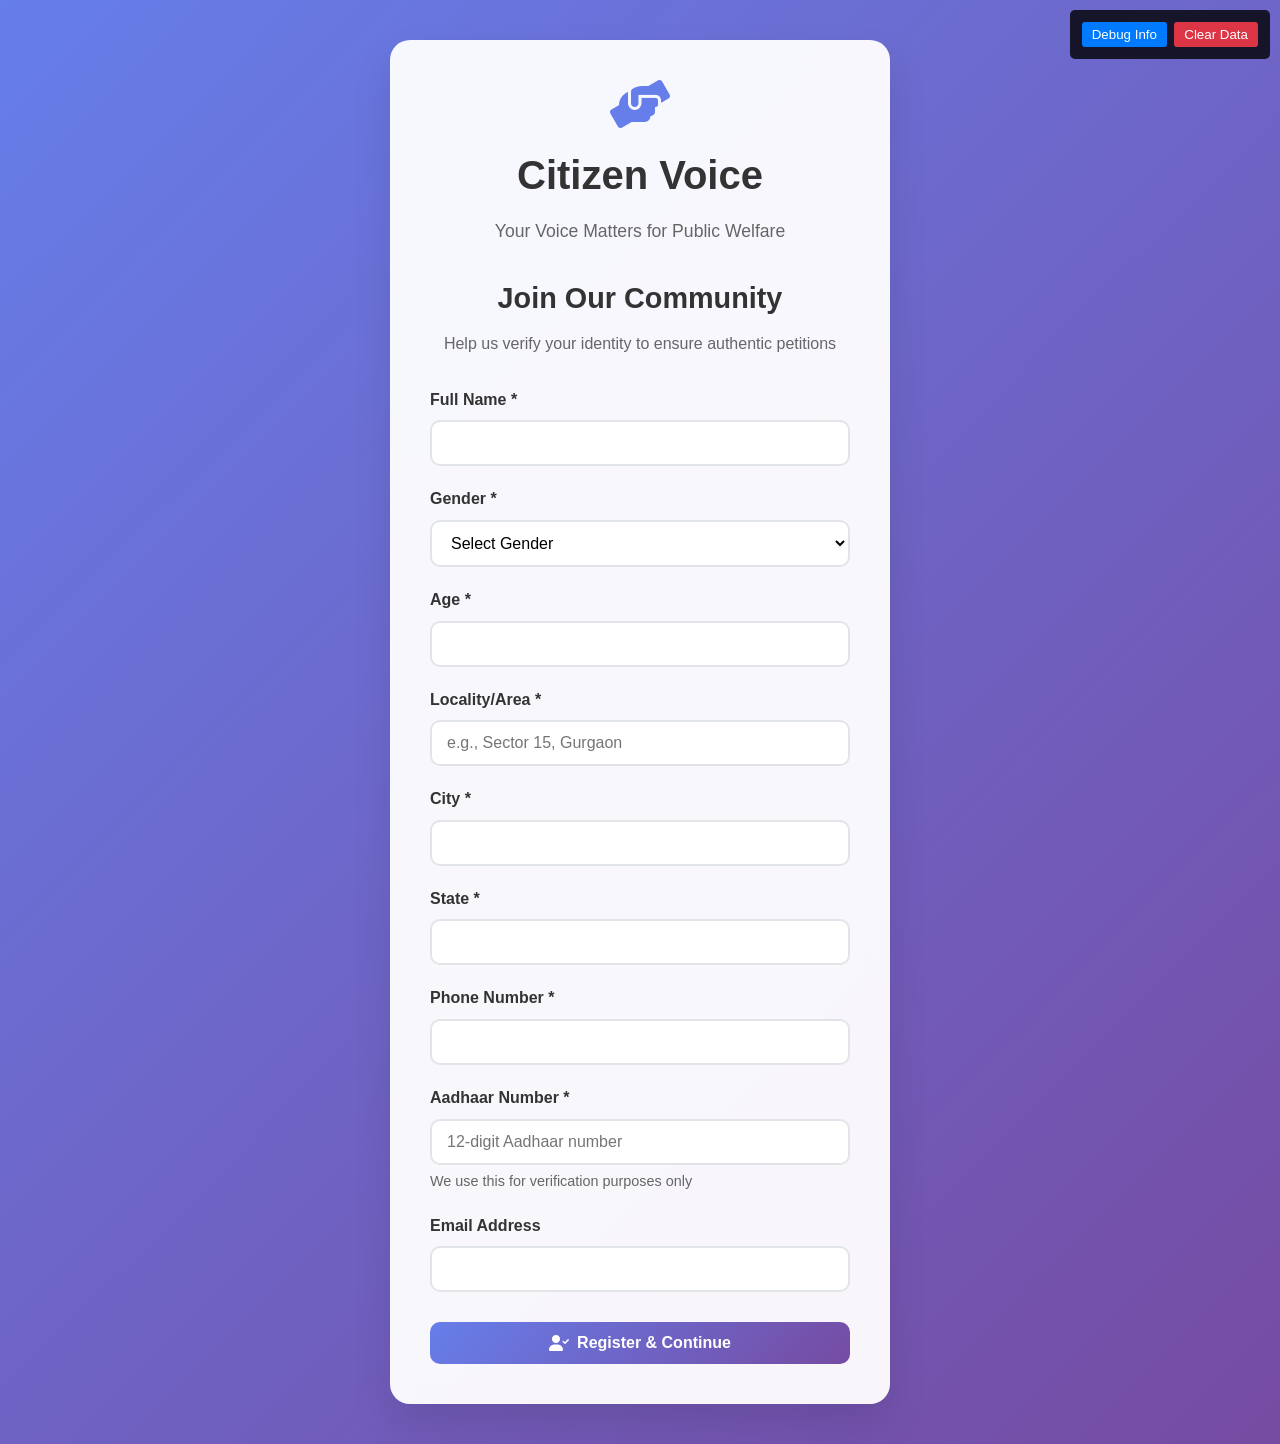
<file: app.html>
<!DOCTYPE html>
<html lang="en">
<head>
    <meta charset="UTF-8">
    <meta name="viewport" content="width=device-width, initial-scale=1.0">
    <title>Public Welfare Petition App - Fixed Version</title>
    <link rel="stylesheet" href="styles.css">
    <link href="https://cdnjs.cloudflare.com/ajax/libs/font-awesome/6.0.0/css/all.min.css" rel="stylesheet">
</head>
<body>
    <!-- Welcome/Registration Page -->
    <div id="welcomePage" class="page active">
        <div class="container">
            <div class="welcome-card">
                <div class="logo">
                    <i class="fas fa-hands-helping"></i>
                    <h1>Citizen Voice</h1>
                    <p>Your Voice Matters for Public Welfare</p>
                </div>
                
                <form id="registrationForm" class="registration-form">
                    <h2>Join Our Community</h2>
                    <p>Help us verify your identity to ensure authentic petitions</p>
                    
                    <div class="form-group">
                        <label for="fullName">Full Name *</label>
                        <input type="text" id="fullName" name="fullName" required>
                    </div>
                    
                    <div class="form-group">
                        <label for="gender">Gender *</label>
                        <select id="gender" name="gender" required>
                            <option value="">Select Gender</option>
                            <option value="male">Male</option>
                            <option value="female">Female</option>
                            <option value="other">Other</option>
                        </select>
                    </div>
                    
                    <div class="form-group">
                        <label for="age">Age *</label>
                        <input type="number" id="age" name="age" min="18" max="100" required>
                    </div>
                    
                    <div class="form-group">
                        <label for="locality">Locality/Area *</label>
                        <input type="text" id="locality" name="locality" placeholder="e.g., Sector 15, Gurgaon" required>
                    </div>
                    
                    <div class="form-group">
                        <label for="city">City *</label>
                        <input type="text" id="city" name="city" required>
                    </div>
                    
                    <div class="form-group">
                        <label for="state">State *</label>
                        <input type="text" id="state" name="state" required>
                    </div>
                    
                    <div class="form-group">
                        <label for="phone">Phone Number *</label>
                        <input type="tel" id="phone" name="phone" pattern="[0-9]{10}" required>
                    </div>
                    
                    <div class="form-group">
                        <label for="aadhaar">Aadhaar Number *</label>
                        <input type="text" id="aadhaar" name="aadhaar" pattern="[0-9]{12}" placeholder="12-digit Aadhaar number" required>
                        <small>We use this for verification purposes only</small>
                    </div>
                    
                    <div class="form-group">
                        <label for="email">Email Address</label>
                        <input type="email" id="email" name="email">
                    </div>
                    
                    <button type="submit" class="btn-primary">
                        <i class="fas fa-user-check"></i>
                        Register & Continue
                    </button>
                </form>
            </div>
        </div>
    </div>

    <!-- Login Page -->
    <div id="loginPage" class="page">
        <div class="container">
            <div class="login-card">
                <div class="logo">
                    <i class="fas fa-hands-helping"></i>
                    <h1>Welcome Back</h1>
                </div>
                
                <form id="loginForm" class="login-form">
                    <h2>Login with Aadhaar</h2>
                    <p>Verify your identity to access your petitions</p>
                    
                    <div class="form-group">
                        <label for="loginAadhaar">Aadhaar Number *</label>
                        <input type="text" id="loginAadhaar" name="aadhaar" pattern="[0-9]{12}" placeholder="12-digit Aadhaar number" required>
                    </div>
                    
                    <div class="form-group">
                        <label for="otp">OTP *</label>
                        <input type="text" id="otp" name="otp" pattern="[0-9]{6}" placeholder="6-digit OTP" required>
                        <button type="button" id="sendOtpBtn" class="btn-secondary">Send OTP</button>
                    </div>
                    
                    <button type="submit" class="btn-primary">
                        <i class="fas fa-sign-in-alt"></i>
                        Login
                    </button>
                    
                    <div class="login-footer">
                        <p>New user? <a href="#" id="showRegistration">Register here</a></p>
                    </div>
                </form>
            </div>
        </div>
    </div>

    <!-- Home Page -->
    <div id="homePage" class="page">
        <div class="container">
            <header class="app-header">
                <div class="user-info">
                    <i class="fas fa-user-circle"></i>
                    <span id="userName">Welcome, User</span>
                </div>
                <div class="header-actions">
                    <button id="logoutBtn" class="btn-logout">
                        <i class="fas fa-sign-out-alt"></i>
                    </button>
                </div>
            </header>

            <div class="welcome-banner">
                <div class="banner-content">
                    <h2>Your Request Has Been Accepted!</h2>
                    <p>You are now part of our community. Help make your locality better by raising petitions.</p>
                    <button id="createPetitionBtn" class="btn-primary">
                        <i class="fas fa-plus"></i>
                        Post Picture of Issue
                    </button>
                </div>
            </div>

            <nav class="main-nav">
                <button class="nav-btn active" data-section="create">
                    <i class="fas fa-plus-circle"></i>
                    <span>Create Petition</span>
                </button>
                <button class="nav-btn" data-section="my-petitions">
                    <i class="fas fa-list"></i>
                    <span>Your Petitions</span>
                </button>
                <button class="nav-btn" data-section="local-petitions">
                    <i class="fas fa-map-marker-alt"></i>
                    <span>Local Petitions</span>
                </button>
                <button class="nav-btn" data-section="search">
                    <i class="fas fa-search"></i>
                    <span>Search</span>
                </button>
            </nav>

            <!-- Create Petition Section -->
            <section id="createSection" class="content-section active">
                <div class="section-header">
                    <h2>Create New Petition</h2>
                    <p>Report an issue in your area</p>
                </div>
                
                <form id="petitionForm" class="petition-form">
                    <div class="form-group">
                        <label for="petitionTitle">Issue Title *</label>
                        <input type="text" id="petitionTitle" name="title" placeholder="e.g., Pothole on Main Road" required>
                    </div>
                    
                    <div class="form-group">
                        <label for="petitionDescription">Description *</label>
                        <textarea id="petitionDescription" name="description" rows="4" placeholder="Describe the issue in detail..." required></textarea>
                    </div>
                    
                    <div class="form-group">
                        <label for="issueCategory">Category *</label>
                        <select id="issueCategory" name="category" required>
                            <option value="">Select Category</option>
                            <option value="road">Road & Infrastructure</option>
                            <option value="water">Water Supply</option>
                            <option value="electricity">Electricity</option>
                            <option value="sanitation">Sanitation & Garbage</option>
                            <option value="transport">Public Transport</option>
                            <option value="safety">Safety & Security</option>
                            <option value="other">Other</option>
                        </select>
                    </div>
                    
                    <div class="form-group">
                        <label for="location">Location *</label>
                        <input type="text" id="location" name="location" placeholder="Enter exact location" required>
                        <button type="button" id="getLocationBtn" class="btn-secondary">
                            <i class="fas fa-map-marker-alt"></i>
                            Use Current Location
                        </button>
                    </div>
                    
                    <div class="form-group">
                        <label for="photoUpload">Upload Photo *</label>
                        <div class="photo-upload">
                            <input type="file" id="photoUpload" name="photo" accept="image/*" capture="environment" required>
                            <label for="photoUpload" class="upload-btn">
                                <i class="fas fa-camera"></i>
                                <span>Take Photo or Upload</span>
                            </label>
                            <div id="photoPreview" class="photo-preview"></div>
                        </div>
                    </div>
                    
                    <button type="submit" class="btn-primary">
                        <i class="fas fa-paper-plane"></i>
                        Submit Petition
                    </button>
                </form>
            </section>

            <!-- My Petitions Section -->
            <section id="myPetitionsSection" class="content-section">
                <div class="section-header">
                    <h2>Your Petitions</h2>
                    <p>Track the progress of your submitted petitions</p>
                </div>
                
                <div id="myPetitionsList" class="petitions-list">
                    <div class="empty-state">
                        <i class="fas fa-inbox"></i>
                        <p>No petitions created yet</p>
                        <button class="btn-primary" onclick="showSection('create')">Create Your First Petition</button>
                    </div>
                </div>
            </section>

            <!-- Local Petitions Section -->
            <section id="localPetitionsSection" class="content-section">
                <div class="section-header">
                    <h2>Petitions in Your Area</h2>
                    <p>Support local issues in your community</p>
                </div>
                
                <div id="localPetitionsList" class="petitions-list">
                    <div class="petition-card">
                        <div class="petition-header">
                            <h3>Broken Streetlight on Park Road</h3>
                            <span class="petition-id">#PET001</span>
                        </div>
                        <p class="petition-description">Streetlight has been broken for 2 weeks, making the area unsafe at night.</p>
                        <div class="petition-meta">
                            <span class="category">Infrastructure</span>
                            <span class="supporters">45 supporters</span>
                            <span class="status pending">Pending</span>
                        </div>
                        <div class="petition-actions">
                            <button class="btn-secondary">View Details</button>
                            <button class="btn-primary">Support</button>
                        </div>
                    </div>
                    
                    <div class="petition-card">
                        <div class="petition-header">
                            <h3>Garbage Collection Issues</h3>
                            <span class="petition-id">#PET002</span>
                        </div>
                        <p class="petition-description">Irregular garbage collection causing health hazards in Sector 15.</p>
                        <div class="petition-meta">
                            <span class="category">Sanitation</span>
                            <span class="supporters">78 supporters</span>
                            <span class="status in-progress">In Progress</span>
                        </div>
                        <div class="petition-actions">
                            <button class="btn-secondary">View Details</button>
                            <button class="btn-primary">Support</button>
                        </div>
                    </div>
                    
                    <div class="petition-card">
                        <div class="petition-header">
                            <h3>Need for Speed Breakers</h3>
                            <span class="petition-id">#PET003</span>
                        </div>
                        <p class="petition-description">High-speed vehicles near school area need speed breakers for safety.</p>
                        <div class="petition-meta">
                            <span class="category">Safety</span>
                            <span class="supporters">32 supporters</span>
                            <span class="status resolved">Resolved</span>
                        </div>
                        <div class="petition-actions">
                            <button class="btn-secondary">View Details</button>
                            <button class="btn-primary">Support</button>
                        </div>
                    </div>
                </div>
            </section>

            <!-- Search Section -->
            <section id="searchSection" class="content-section">
                <div class="section-header">
                    <h2>Search Petition</h2>
                    <p>Find petitions by ID or keywords</p>
                </div>
                
                <div class="search-form">
                    <div class="form-group">
                        <label for="searchInput">Petition ID or Keywords</label>
                        <input type="text" id="searchInput" placeholder="Enter Petition ID (e.g., #PET001) or search keywords">
                        <button id="searchBtn" class="btn-primary">
                            <i class="fas fa-search"></i>
                            Search
                        </button>
                    </div>
                </div>
                
                <div id="searchResults" class="search-results">
                    <div class="empty-state">
                        <i class="fas fa-search"></i>
                        <p>Enter a Petition ID or keywords to search</p>
                    </div>
                </div>
            </section>
        </div>
    </div>

    <!-- Success Modal -->
    <div id="successModal" class="modal">
        <div class="modal-content">
            <div class="success-icon">
                <i class="fas fa-check-circle"></i>
            </div>
            <h2>Petition Created Successfully!</h2>
            <p>Your petition has been submitted and assigned ID: <strong id="petitionId"></strong></p>
            <p>Share this ID with others to gather support for your cause.</p>
            <button id="closeModal" class="btn-primary">Continue</button>
        </div>
    </div>

    <!-- Debug Panel (for testing) -->
    <div style="position: fixed; top: 10px; right: 10px; z-index: 9999; background: rgba(0,0,0,0.8); color: white; padding: 10px; border-radius: 5px; font-size: 12px;">
        <button onclick="showDebugInfo()" style="background: #007bff; color: white; border: none; padding: 5px 10px; margin: 2px; border-radius: 3px; cursor: pointer;">Debug Info</button>
        <button onclick="clearAllData()" style="background: #dc3545; color: white; border: none; padding: 5px 10px; margin: 2px; border-radius: 3px; cursor: pointer;">Clear Data</button>
    </div>

    <script src="app.js"></script>
</body>
</html>
</file>
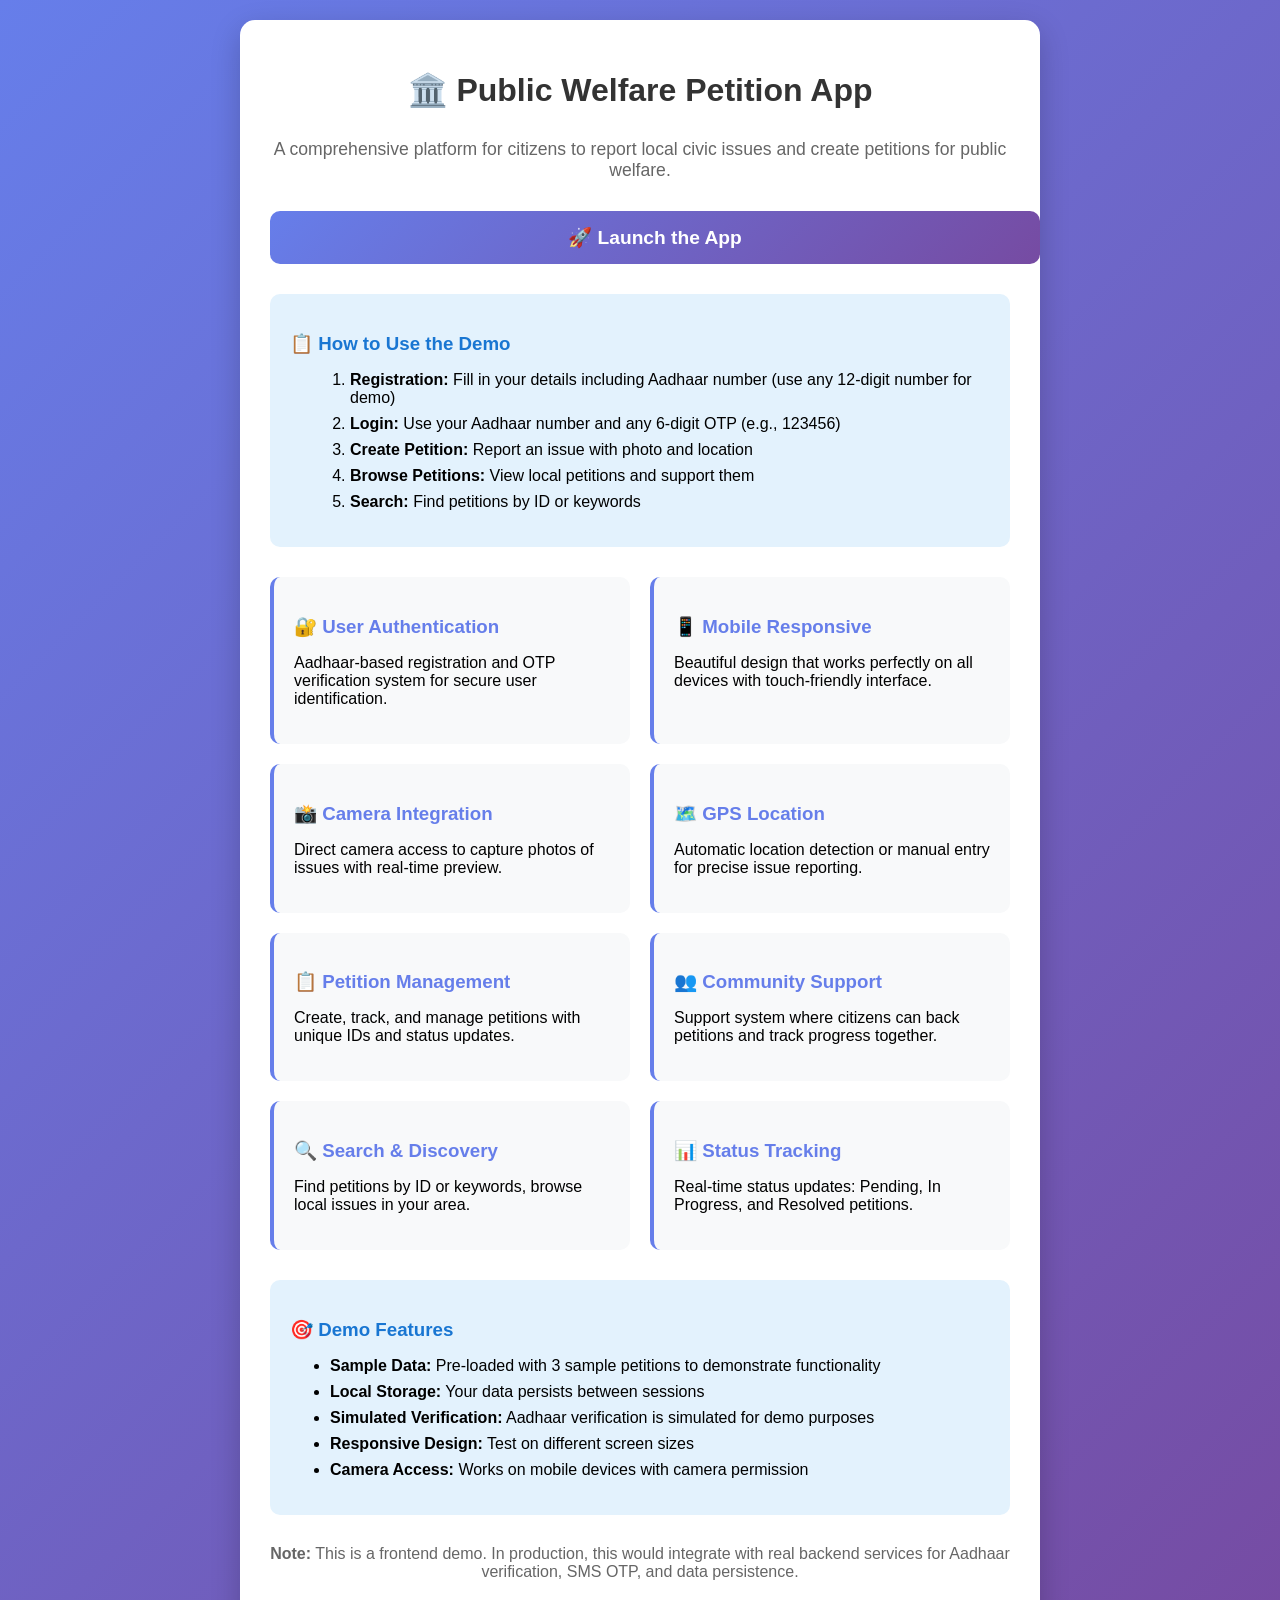
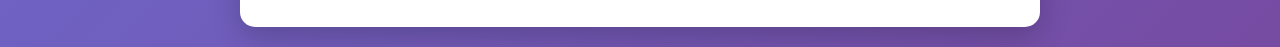
<file: demo.html>
<!DOCTYPE html>
<html lang="en">
<head>
    <meta charset="UTF-8">
    <meta name="viewport" content="width=device-width, initial-scale=1.0">
    <title>Public Welfare Petition App - Demo</title>
    <style>
        body {
            font-family: Arial, sans-serif;
            max-width: 800px;
            margin: 0 auto;
            padding: 20px;
            background: linear-gradient(135deg, #667eea 0%, #764ba2 100%);
            min-height: 100vh;
        }
        .demo-container {
            background: white;
            padding: 30px;
            border-radius: 15px;
            box-shadow: 0 10px 30px rgba(0,0,0,0.2);
        }
        h1 {
            color: #333;
            text-align: center;
            margin-bottom: 30px;
        }
        .feature-list {
            display: grid;
            grid-template-columns: repeat(auto-fit, minmax(250px, 1fr));
            gap: 20px;
            margin: 30px 0;
        }
        .feature {
            background: #f8f9fa;
            padding: 20px;
            border-radius: 10px;
            border-left: 4px solid #667eea;
        }
        .feature h3 {
            color: #667eea;
            margin-bottom: 10px;
        }
        .launch-btn {
            display: block;
            width: 100%;
            background: linear-gradient(135deg, #667eea 0%, #764ba2 100%);
            color: white;
            padding: 15px;
            text-decoration: none;
            border-radius: 10px;
            text-align: center;
            font-weight: bold;
            font-size: 1.2rem;
            margin: 30px 0;
            transition: transform 0.3s ease;
        }
        .launch-btn:hover {
            transform: translateY(-2px);
        }
        .instructions {
            background: #e3f2fd;
            padding: 20px;
            border-radius: 10px;
            margin: 20px 0;
        }
        .instructions h3 {
            color: #1976d2;
            margin-bottom: 15px;
        }
        .instructions ol {
            margin-left: 20px;
        }
        .instructions li {
            margin-bottom: 8px;
        }
    </style>
</head>
<body>
    <div class="demo-container">
        <h1>🏛️ Public Welfare Petition App</h1>
        
        <p style="text-align: center; font-size: 1.1rem; color: #666; margin-bottom: 30px;">
            A comprehensive platform for citizens to report local civic issues and create petitions for public welfare.
        </p>

        <a href="index.html" class="launch-btn">
            🚀 Launch the App
        </a>

        <div class="instructions">
            <h3>📋 How to Use the Demo</h3>
            <ol>
                <li><strong>Registration:</strong> Fill in your details including Aadhaar number (use any 12-digit number for demo)</li>
                <li><strong>Login:</strong> Use your Aadhaar number and any 6-digit OTP (e.g., 123456)</li>
                <li><strong>Create Petition:</strong> Report an issue with photo and location</li>
                <li><strong>Browse Petitions:</strong> View local petitions and support them</li>
                <li><strong>Search:</strong> Find petitions by ID or keywords</li>
            </ol>
        </div>

        <div class="feature-list">
            <div class="feature">
                <h3>🔐 User Authentication</h3>
                <p>Aadhaar-based registration and OTP verification system for secure user identification.</p>
            </div>
            
            <div class="feature">
                <h3>📱 Mobile Responsive</h3>
                <p>Beautiful design that works perfectly on all devices with touch-friendly interface.</p>
            </div>
            
            <div class="feature">
                <h3>📸 Camera Integration</h3>
                <p>Direct camera access to capture photos of issues with real-time preview.</p>
            </div>
            
            <div class="feature">
                <h3>🗺️ GPS Location</h3>
                <p>Automatic location detection or manual entry for precise issue reporting.</p>
            </div>
            
            <div class="feature">
                <h3>📋 Petition Management</h3>
                <p>Create, track, and manage petitions with unique IDs and status updates.</p>
            </div>
            
            <div class="feature">
                <h3>👥 Community Support</h3>
                <p>Support system where citizens can back petitions and track progress together.</p>
            </div>
            
            <div class="feature">
                <h3>🔍 Search & Discovery</h3>
                <p>Find petitions by ID or keywords, browse local issues in your area.</p>
            </div>
            
            <div class="feature">
                <h3>📊 Status Tracking</h3>
                <p>Real-time status updates: Pending, In Progress, and Resolved petitions.</p>
            </div>
        </div>

        <div class="instructions">
            <h3>🎯 Demo Features</h3>
            <ul>
                <li><strong>Sample Data:</strong> Pre-loaded with 3 sample petitions to demonstrate functionality</li>
                <li><strong>Local Storage:</strong> Your data persists between sessions</li>
                <li><strong>Simulated Verification:</strong> Aadhaar verification is simulated for demo purposes</li>
                <li><strong>Responsive Design:</strong> Test on different screen sizes</li>
                <li><strong>Camera Access:</strong> Works on mobile devices with camera permission</li>
            </ul>
        </div>

        <div style="text-align: center; margin-top: 30px; color: #666;">
            <p><strong>Note:</strong> This is a frontend demo. In production, this would integrate with real backend services for Aadhaar verification, SMS OTP, and data persistence.</p>
        </div>
    </div>
</body>
</html>
</file>
<file: styles.css>
/* Reset and Base Styles */
* {
    margin: 0;
    padding: 0;
    box-sizing: border-box;
}

body {
    font-family: 'Segoe UI', Tahoma, Geneva, Verdana, sans-serif;
    line-height: 1.6;
    color: #333;
    background: linear-gradient(135deg, #667eea 0%, #764ba2 100%);
    min-height: 100vh;
    overflow-x: hidden;
}

.container {
    max-width: 1200px;
    margin: 0 auto;
    padding: 20px;
}

/* Page Management */
.page {
    display: none;
    min-height: 100vh;
    animation: fadeIn 0.5s ease-in;
}

.page.active {
    display: block;
}

@keyframes fadeIn {
    from { opacity: 0; transform: translateY(20px); }
    to { opacity: 1; transform: translateY(0); }
}

/* Welcome/Registration Page */
.welcome-card {
    background: rgba(255, 255, 255, 0.95);
    backdrop-filter: blur(10px);
    border-radius: 20px;
    padding: 40px;
    box-shadow: 0 20px 40px rgba(0, 0, 0, 0.1);
    margin: 20px auto;
    max-width: 500px;
}

.logo {
    text-align: center;
    margin-bottom: 30px;
}

.logo i {
    font-size: 3rem;
    color: #667eea;
    margin-bottom: 15px;
}

.logo h1 {
    font-size: 2.5rem;
    color: #333;
    margin-bottom: 10px;
    font-weight: 700;
}

.logo p {
    color: #666;
    font-size: 1.1rem;
}

/* Forms */
.registration-form, .login-form {
    margin-top: 30px;
}

.registration-form h2, .login-form h2 {
    text-align: center;
    color: #333;
    margin-bottom: 10px;
    font-size: 1.8rem;
}

.registration-form p, .login-form p {
    text-align: center;
    color: #666;
    margin-bottom: 30px;
}

.form-group {
    margin-bottom: 20px;
}

.form-group label {
    display: block;
    margin-bottom: 8px;
    font-weight: 600;
    color: #333;
}

.form-group input,
.form-group select,
.form-group textarea {
    width: 100%;
    padding: 12px 15px;
    border: 2px solid #e1e5e9;
    border-radius: 10px;
    font-size: 1rem;
    transition: all 0.3s ease;
    background: #fff;
}

.form-group input:focus,
.form-group select:focus,
.form-group textarea:focus {
    outline: none;
    border-color: #667eea;
    box-shadow: 0 0 0 3px rgba(102, 126, 234, 0.1);
}

.form-group small {
    display: block;
    margin-top: 5px;
    color: #666;
    font-size: 0.9rem;
}

/* Buttons */
.btn-primary, .btn-secondary {
    padding: 12px 24px;
    border: none;
    border-radius: 10px;
    font-size: 1rem;
    font-weight: 600;
    cursor: pointer;
    transition: all 0.3s ease;
    display: inline-flex;
    align-items: center;
    gap: 8px;
    text-decoration: none;
    justify-content: center;
}

.btn-primary {
    background: linear-gradient(135deg, #667eea 0%, #764ba2 100%);
    color: white;
    width: 100%;
    margin-top: 10px;
}

.btn-primary:hover {
    transform: translateY(-2px);
    box-shadow: 0 10px 20px rgba(102, 126, 234, 0.3);
}

.btn-secondary {
    background: #f8f9fa;
    color: #667eea;
    border: 2px solid #667eea;
    margin-top: 10px;
}

.btn-secondary:hover {
    background: #667eea;
    color: white;
}

/* Login Page */
.login-card {
    background: rgba(255, 255, 255, 0.95);
    backdrop-filter: blur(10px);
    border-radius: 20px;
    padding: 40px;
    box-shadow: 0 20px 40px rgba(0, 0, 0, 0.1);
    margin: 20px auto;
    max-width: 400px;
}

.login-footer {
    text-align: center;
    margin-top: 20px;
}

.login-footer a {
    color: #667eea;
    text-decoration: none;
    font-weight: 600;
}

.login-footer a:hover {
    text-decoration: underline;
}

/* Home Page */
.app-header {
    display: flex;
    justify-content: space-between;
    align-items: center;
    background: rgba(255, 255, 255, 0.95);
    backdrop-filter: blur(10px);
    padding: 15px 20px;
    border-radius: 15px;
    margin-bottom: 20px;
    box-shadow: 0 5px 15px rgba(0, 0, 0, 0.1);
}

.user-info {
    display: flex;
    align-items: center;
    gap: 10px;
    font-weight: 600;
    color: #333;
}

.user-info i {
    font-size: 1.5rem;
    color: #667eea;
}

.btn-logout {
    background: #ff4757;
    color: white;
    border: none;
    padding: 8px 12px;
    border-radius: 8px;
    cursor: pointer;
    transition: all 0.3s ease;
}

.btn-logout:hover {
    background: #ff3742;
    transform: translateY(-1px);
}

/* Welcome Banner */
.welcome-banner {
    background: linear-gradient(135deg, #4facfe 0%, #00f2fe 100%);
    border-radius: 20px;
    padding: 30px;
    margin-bottom: 30px;
    text-align: center;
    color: white;
    box-shadow: 0 10px 30px rgba(79, 172, 254, 0.3);
}

.banner-content h2 {
    font-size: 1.8rem;
    margin-bottom: 10px;
    font-weight: 700;
}

.banner-content p {
    margin-bottom: 20px;
    opacity: 0.9;
}

/* Navigation */
.main-nav {
    display: grid;
    grid-template-columns: repeat(auto-fit, minmax(150px, 1fr));
    gap: 15px;
    margin-bottom: 30px;
}

.nav-btn {
    background: rgba(255, 255, 255, 0.95);
    backdrop-filter: blur(10px);
    border: none;
    padding: 15px;
    border-radius: 15px;
    cursor: pointer;
    transition: all 0.3s ease;
    display: flex;
    flex-direction: column;
    align-items: center;
    gap: 8px;
    font-weight: 600;
    color: #333;
    box-shadow: 0 5px 15px rgba(0, 0, 0, 0.1);
}

.nav-btn:hover {
    transform: translateY(-3px);
    box-shadow: 0 10px 25px rgba(0, 0, 0, 0.15);
}

.nav-btn.active {
    background: linear-gradient(135deg, #667eea 0%, #764ba2 100%);
    color: white;
}

.nav-btn i {
    font-size: 1.5rem;
}

/* Content Sections */
.content-section {
    display: none;
    background: rgba(255, 255, 255, 0.95);
    backdrop-filter: blur(10px);
    border-radius: 20px;
    padding: 30px;
    box-shadow: 0 10px 30px rgba(0, 0, 0, 0.1);
}

.content-section.active {
    display: block;
}

.section-header {
    text-align: center;
    margin-bottom: 30px;
}

.section-header h2 {
    color: #333;
    font-size: 1.8rem;
    margin-bottom: 10px;
}

.section-header p {
    color: #666;
}

/* Petition Form */
.petition-form {
    max-width: 600px;
    margin: 0 auto;
}

/* Photo Upload */
.photo-upload {
    position: relative;
}

.photo-upload input[type="file"] {
    display: none;
}

.upload-btn {
    display: flex;
    flex-direction: column;
    align-items: center;
    justify-content: center;
    padding: 30px;
    border: 2px dashed #667eea;
    border-radius: 15px;
    cursor: pointer;
    transition: all 0.3s ease;
    background: #f8f9ff;
    color: #667eea;
    font-weight: 600;
}

.upload-btn:hover {
    background: #667eea;
    color: white;
    border-color: #667eea;
}

.upload-btn i {
    font-size: 2rem;
    margin-bottom: 10px;
}

.photo-preview {
    margin-top: 15px;
    text-align: center;
}

.photo-preview img {
    max-width: 100%;
    max-height: 200px;
    border-radius: 10px;
    box-shadow: 0 5px 15px rgba(0, 0, 0, 0.1);
}

/* Petitions List */
.petitions-list {
    display: grid;
    gap: 20px;
}

.petition-card {
    background: #f8f9fa;
    border-radius: 15px;
    padding: 20px;
    border-left: 4px solid #667eea;
    transition: all 0.3s ease;
}

.petition-card:hover {
    transform: translateY(-2px);
    box-shadow: 0 10px 25px rgba(0, 0, 0, 0.1);
}

.petition-header {
    display: flex;
    justify-content: space-between;
    align-items: flex-start;
    margin-bottom: 15px;
}

.petition-header h3 {
    color: #333;
    font-size: 1.2rem;
    margin-bottom: 5px;
}

.petition-id {
    background: #667eea;
    color: white;
    padding: 4px 8px;
    border-radius: 6px;
    font-size: 0.8rem;
    font-weight: 600;
}

.petition-description {
    color: #666;
    margin-bottom: 15px;
    line-height: 1.5;
}

.petition-meta {
    display: flex;
    flex-wrap: wrap;
    gap: 10px;
    margin-bottom: 15px;
}

.petition-meta span {
    padding: 4px 8px;
    border-radius: 6px;
    font-size: 0.9rem;
    font-weight: 500;
}

.category {
    background: #e3f2fd;
    color: #1976d2;
}

.supporters {
    background: #f3e5f5;
    color: #7b1fa2;
}

.status {
    font-weight: 600;
}

.status.pending {
    background: #fff3e0;
    color: #f57c00;
}

.status.in-progress {
    background: #e8f5e8;
    color: #2e7d32;
}

.status.resolved {
    background: #e8f5e8;
    color: #388e3c;
}

.petition-details {
    margin: 10px 0;
    padding: 8px 0;
    border-top: 1px solid #eee;
    display: flex;
    flex-wrap: wrap;
    gap: 10px;
}

.petition-actions {
    display: flex;
    gap: 10px;
    flex-wrap: wrap;
}

.petition-actions .btn-primary,
.petition-actions .btn-secondary {
    width: auto;
    margin: 0;
    padding: 8px 16px;
    font-size: 0.9rem;
}

/* Search Form */
.search-form {
    max-width: 500px;
    margin: 0 auto 30px;
}

.search-form .form-group {
    display: flex;
    gap: 10px;
    align-items: end;
}

.search-form input {
    flex: 1;
}

.search-form button {
    width: auto;
    margin: 0;
    padding: 12px 20px;
}

/* Search Results */
.search-results {
    min-height: 200px;
}

/* Empty State */
.empty-state {
    text-align: center;
    padding: 40px 20px;
    color: #666;
}

.empty-state i {
    font-size: 3rem;
    color: #ccc;
    margin-bottom: 20px;
}

.empty-state p {
    margin-bottom: 20px;
    font-size: 1.1rem;
}

/* Modal */
.modal {
    display: none;
    position: fixed;
    top: 0;
    left: 0;
    width: 100%;
    height: 100%;
    background: rgba(0, 0, 0, 0.5);
    backdrop-filter: blur(5px);
    z-index: 1000;
    animation: fadeIn 0.3s ease;
}

.modal.active {
    display: flex;
    align-items: center;
    justify-content: center;
}

.modal-content {
    background: white;
    border-radius: 20px;
    padding: 40px;
    max-width: 400px;
    width: 90%;
    text-align: center;
    box-shadow: 0 20px 40px rgba(0, 0, 0, 0.2);
    animation: slideUp 0.3s ease;
}

@keyframes slideUp {
    from { transform: translateY(50px); opacity: 0; }
    to { transform: translateY(0); opacity: 1; }
}

.success-icon {
    margin-bottom: 20px;
}

.success-icon i {
    font-size: 4rem;
    color: #4caf50;
}

.modal-content h2 {
    color: #333;
    margin-bottom: 15px;
    font-size: 1.5rem;
}

.modal-content p {
    color: #666;
    margin-bottom: 15px;
    line-height: 1.5;
}

/* Mobile Responsiveness */
@media (max-width: 768px) {
    .container {
        padding: 15px;
    }
    
    .welcome-card, .login-card {
        padding: 25px;
        margin: 10px;
    }
    
    .logo h1 {
        font-size: 2rem;
    }
    
    .main-nav {
        grid-template-columns: repeat(2, 1fr);
        gap: 10px;
    }
    
    .nav-btn {
        padding: 12px;
        font-size: 0.9rem;
    }
    
    .nav-btn span {
        font-size: 0.8rem;
    }
    
    .content-section {
        padding: 20px;
    }
    
    .app-header {
        padding: 12px 15px;
    }
    
    .user-info span {
        display: none;
    }
    
    .petition-header {
        flex-direction: column;
        gap: 10px;
    }
    
    .petition-meta {
        flex-direction: column;
        gap: 5px;
    }
    
    .petition-actions {
        flex-direction: column;
    }
    
    .search-form .form-group {
        flex-direction: column;
        gap: 10px;
    }
    
    .search-form button {
        width: 100%;
    }
    
    .modal-content {
        padding: 25px;
        margin: 20px;
    }
}

@media (max-width: 480px) {
    .main-nav {
        grid-template-columns: 1fr;
    }
    
    .nav-btn {
        flex-direction: row;
        justify-content: flex-start;
        text-align: left;
    }
    
    .nav-btn i {
        margin-right: 10px;
    }
    
    .welcome-banner {
        padding: 20px;
    }
    
    .banner-content h2 {
        font-size: 1.5rem;
    }
}

/* Loading States */
.loading {
    opacity: 0.6;
    pointer-events: none;
}

.loading::after {
    content: '';
    position: absolute;
    top: 50%;
    left: 50%;
    width: 20px;
    height: 20px;
    margin: -10px 0 0 -10px;
    border: 2px solid #667eea;
    border-top: 2px solid transparent;
    border-radius: 50%;
    animation: spin 1s linear infinite;
}

@keyframes spin {
    0% { transform: rotate(0deg); }
    100% { transform: rotate(360deg); }
}

/* Accessibility */
@media (prefers-reduced-motion: reduce) {
    * {
        animation-duration: 0.01ms !important;
        animation-iteration-count: 1 !important;
        transition-duration: 0.01ms !important;
    }
}

/* Focus styles for better accessibility */
button:focus,
input:focus,
select:focus,
textarea:focus {
    outline: 2px solid #667eea;
    outline-offset: 2px;
}

/* High contrast mode support */
@media (prefers-contrast: high) {
    .welcome-card,
    .login-card,
    .content-section {
        background: white;
        border: 2px solid #333;
    }
    
    .btn-primary {
        background: #000;
        color: #fff;
    }
}
</file>
